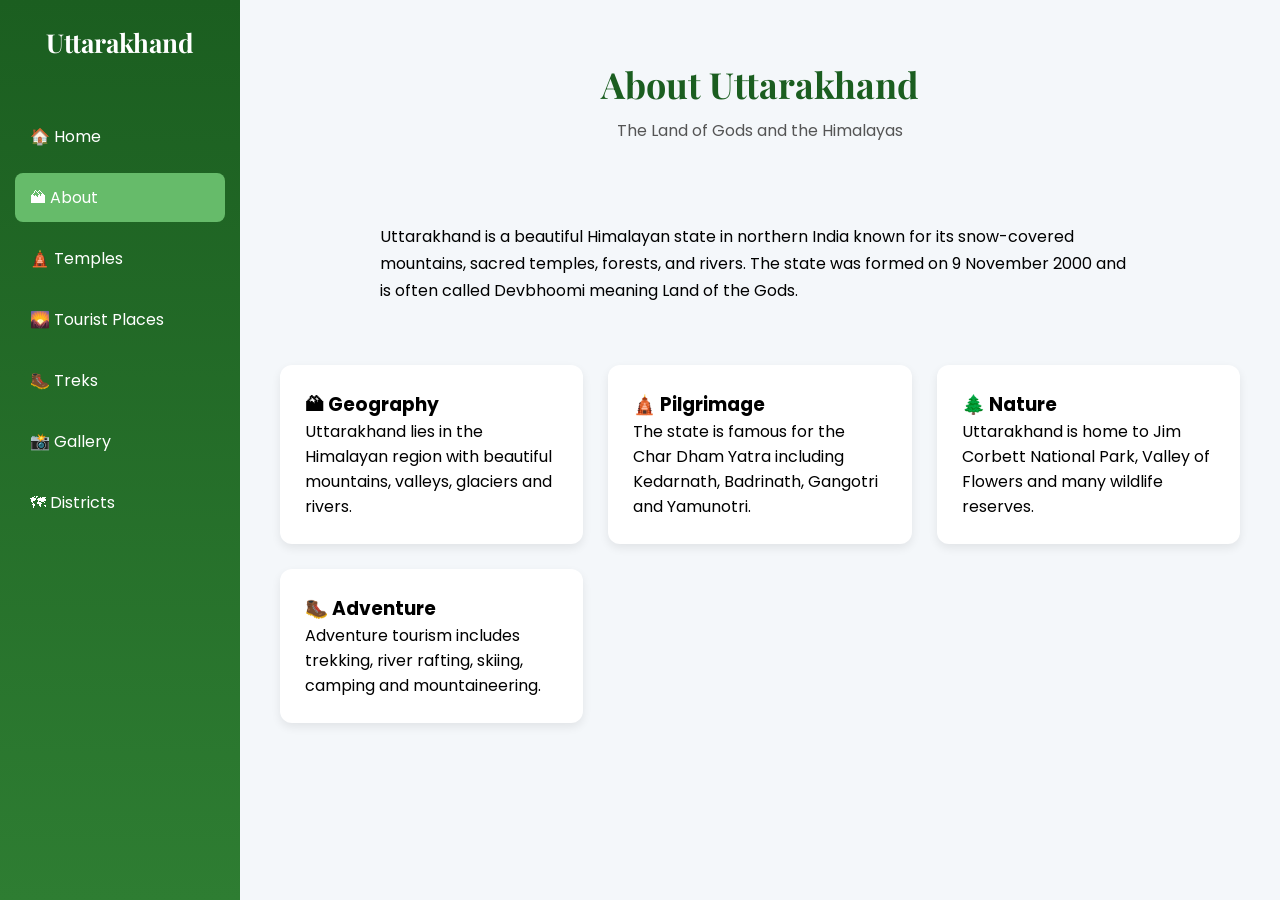
<file: about.html>
<!DOCTYPE html>
<html lang="en">

<head>

<meta charset="UTF-8">
<meta name="viewport" content="width=device-width, initial-scale=1.0">

<title>About Uttarakhand</title>

<link rel="stylesheet" href="css/sidebar.css">
<link rel="stylesheet" href="css/about.css">

<link href="https://fonts.googleapis.com/css2?family=Poppins:wght@300;400;500;600&family=Playfair+Display:wght@600;700&display=swap" rel="stylesheet">

</head>

<body>

<!-- SIDEBAR -->

<div class="sidebar">

<h2 class="logo">Uttarakhand</h2>

<ul class="nav">

<li><a href="index.html">🏠 Home</a></li>
<li><a href="about.html" class="active">🏔 About</a></li>
<li><a href="temples.html">🛕 Temples</a></li>
<li><a href="tourism.html">🌄 Tourist Places</a></li>
<li><a href="treks.html">🥾 Treks</a></li>
<li><a href="gallery.html">📸 Gallery</a></li>
<li><a href="districts.html">🗺 Districts</a></li>

</ul>

</div>


<!-- MAIN -->

<div class="main">

<section class="page-header">

<h1 id="aboutTitle"></h1>
<p id="aboutSubtitle"></p>

</section>


<section class="about-intro" id="aboutIntro"></section>


<section class="about-grid" id="aboutCards"></section>

</div>


<script src="js/aboutData.js"></script>
<script src="js/renderAbout.js"></script>

</body>
</html>
</file>
<file: css/sidebar.css>
/* RESET */

*{
margin:0;
padding:0;
box-sizing:border-box;
}


/* BODY */

body{
font-family:'Poppins', sans-serif;
background:#f4f7fa;
}


/* SIDEBAR */

.sidebar{

position:fixed;
top:0;
left:0;

width:240px;
height:100vh;

background:linear-gradient(180deg,#1b5e20,#2e7d32);

padding:25px 15px;

color:white;

display:flex;
flex-direction:column;

}


/* LOGO */

.logo{

font-family:'Playfair Display', serif;
font-size:26px;
text-align:center;

margin-bottom:40px;

}


/* NAVIGATION LIST */

.nav{
list-style:none;
}


/* NAV ITEMS */

.nav li{
margin:12px 0;
}


/* NAV LINKS */

.nav a{

display:block;

padding:12px 15px;

border-radius:8px;

text-decoration:none;

color:white;

font-size:16px;

transition:0.3s;

}


/* HOVER EFFECT */

.nav a:hover{

background:#43a047;

transform:translateX(6px);

}


/* ACTIVE LINK */

.nav a.active{
background:#66bb6a;
}


/* MAIN CONTENT AREA */

.main{

margin-left:240px;

min-height:100vh;

padding:0;

}
</file>
<file: css/about.css>
.page-header{

padding:60px;
text-align:center;

}

.page-header h1{

font-family:'Playfair Display', serif;
font-size:36px;
color:#1b5e20;

}

.page-header p{
margin-top:10px;
color:#555;
}


/* INTRO */

.about-intro{

max-width:800px;
margin:auto;
padding:20px;

line-height:1.7;

}


/* GRID */

.about-grid{

display:grid;

grid-template-columns:repeat(auto-fit,minmax(250px,1fr));

gap:25px;

padding:40px;

}


/* CARD */

.info-card{

background:white;

padding:25px;

border-radius:12px;

box-shadow:0 4px 10px rgba(0,0,0,0.08);

transition:0.3s;

}

.info-card:hover{

transform:translateY(-5px);

box-shadow:0 10px 20px rgba(0,0,0,0.15);

}
</file>
